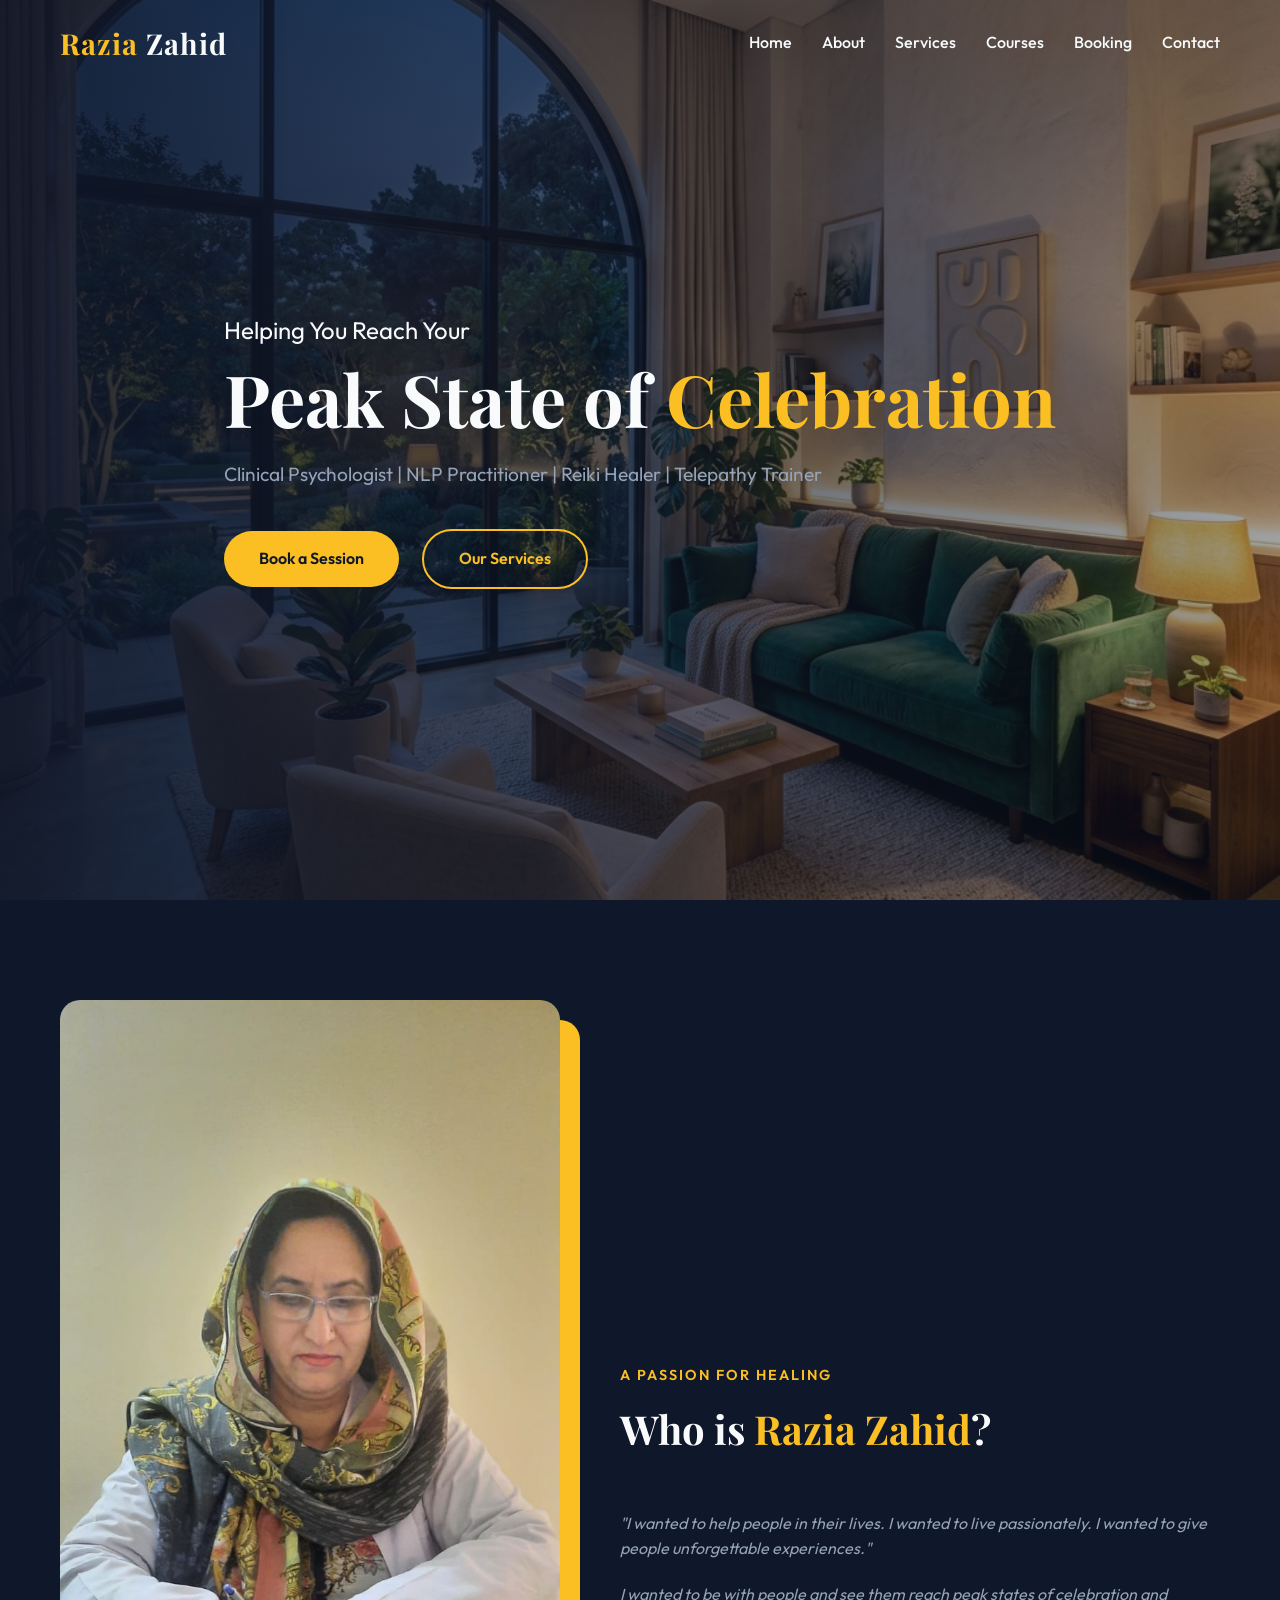
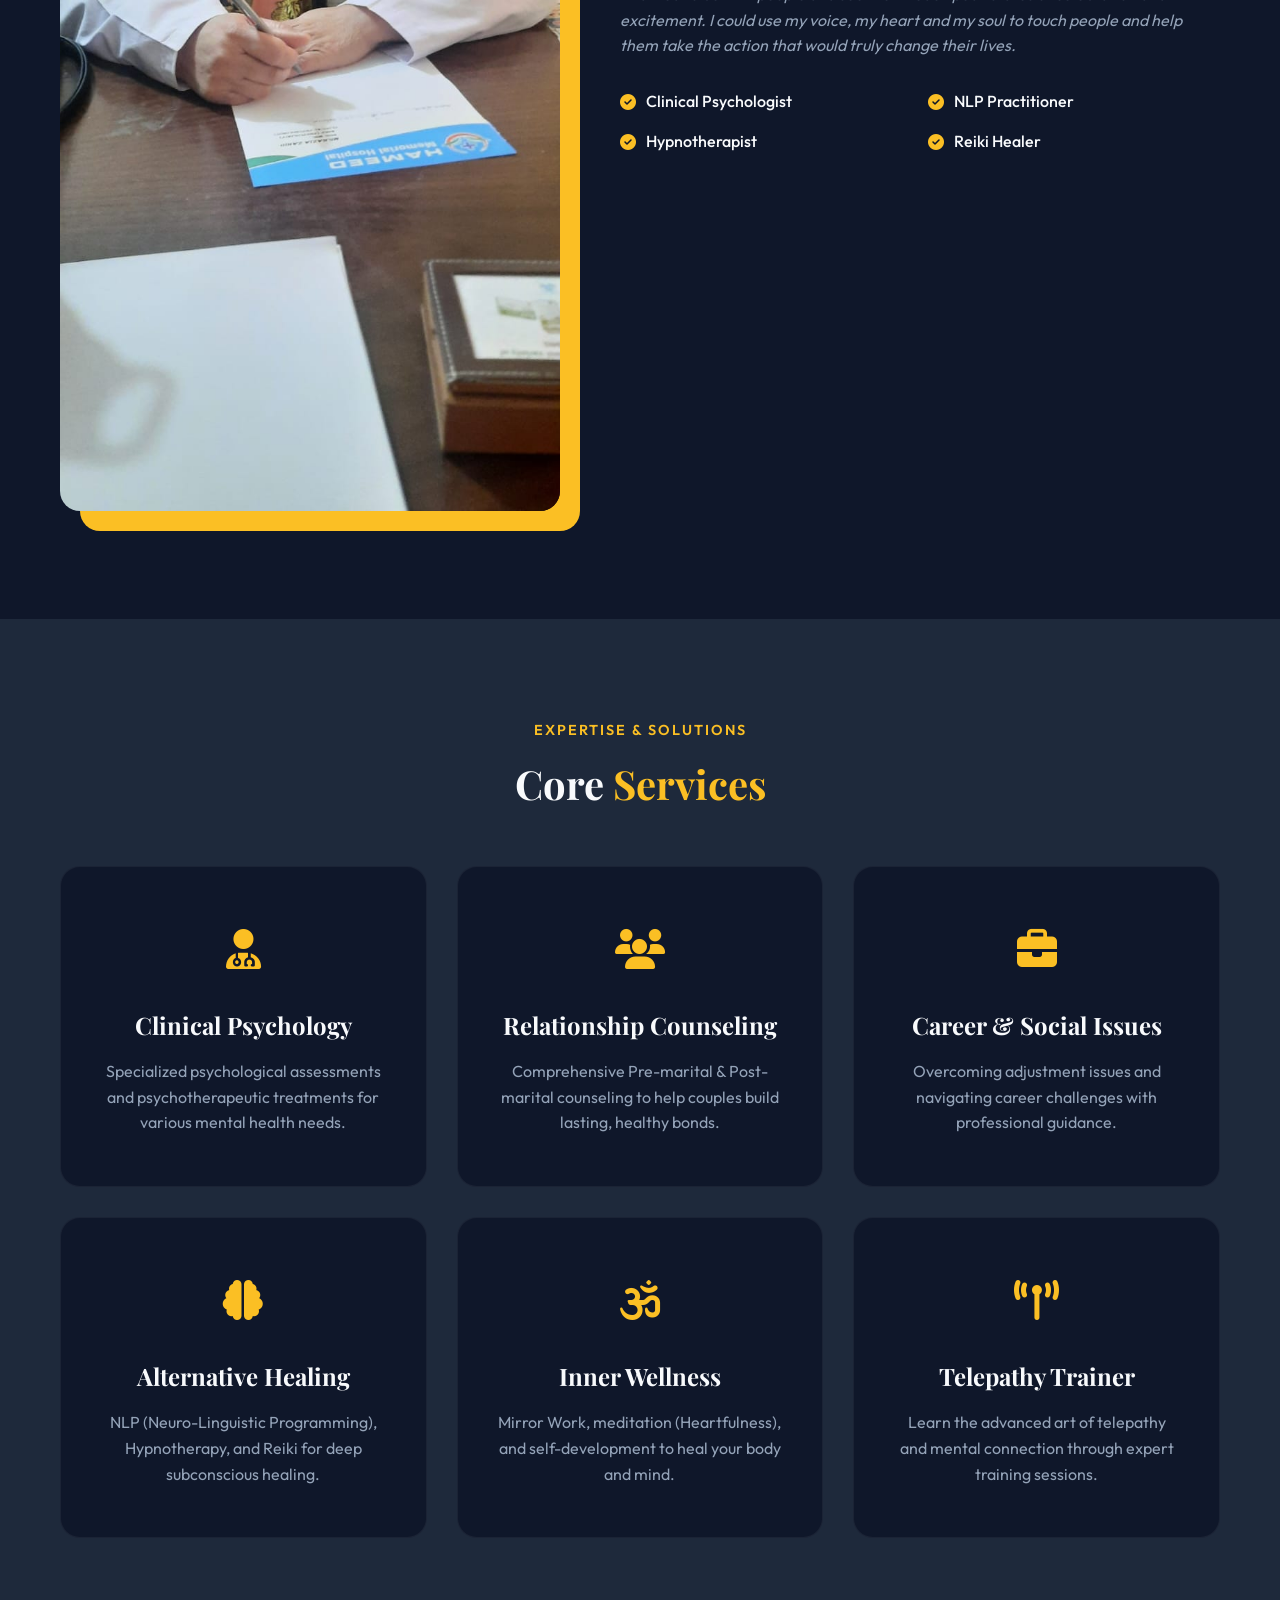
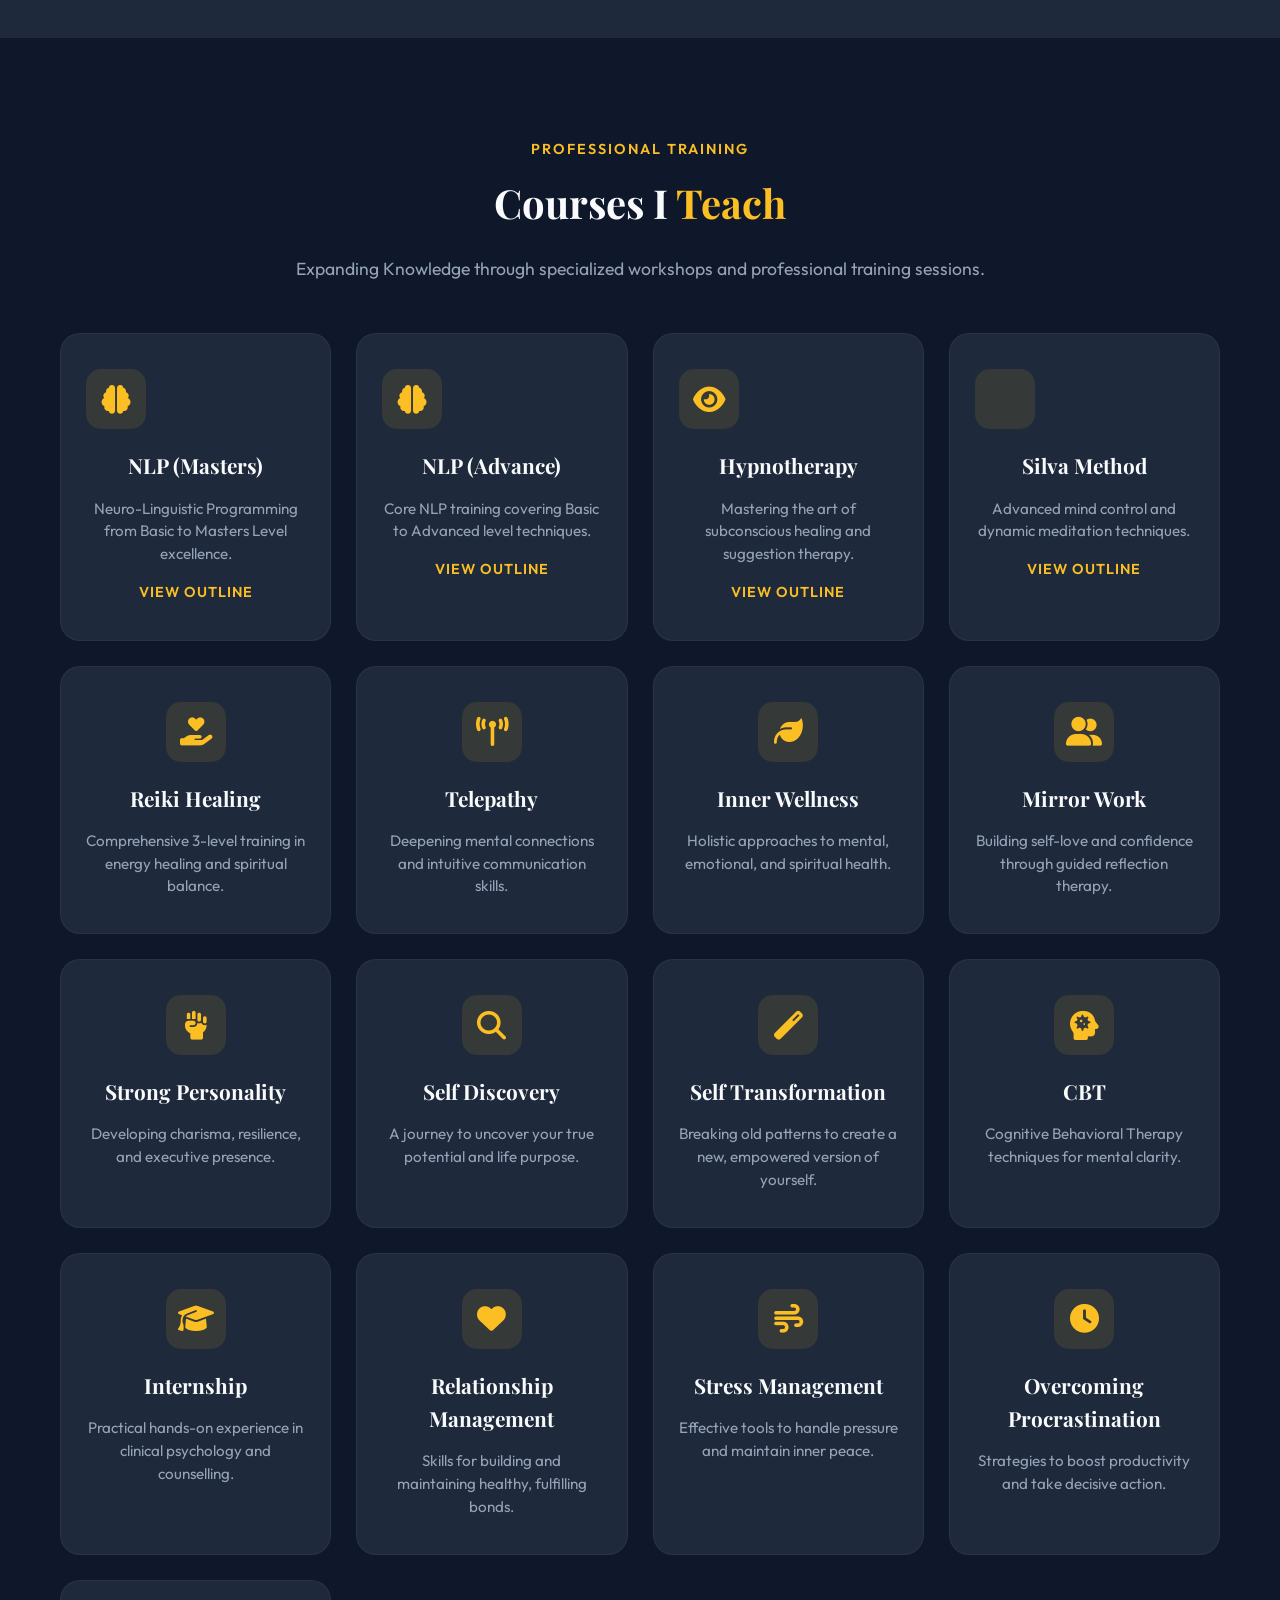
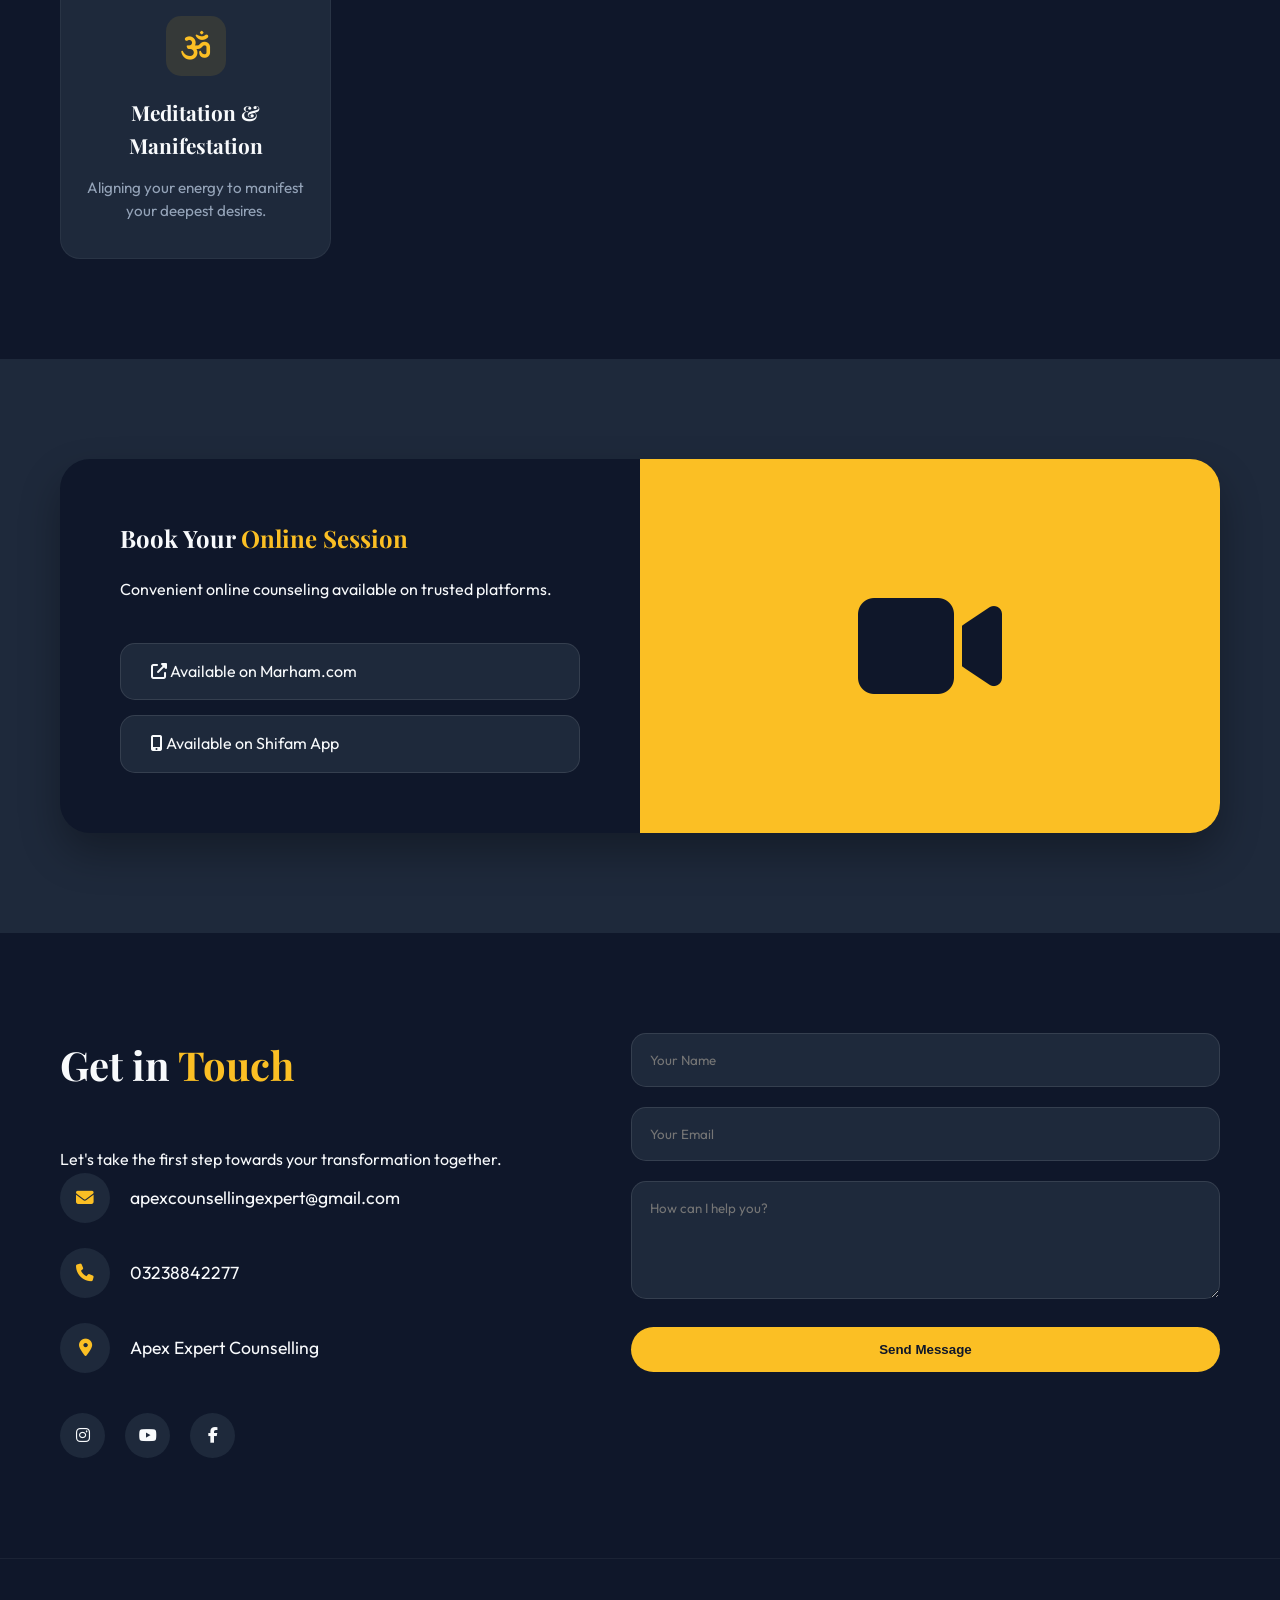
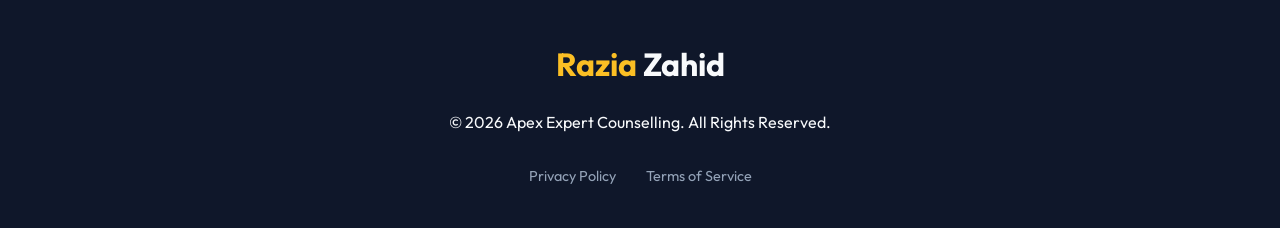
<file: index.html>
<!DOCTYPE html>
<html lang="en">
<head>
    <meta charset="UTF-8">
    <meta name="viewport" content="width=device-width, initial-scale=1.0">
    <title>Razia Zahid | Clinical Psychologist & Healer</title>
    <meta name="description" content="Professional Clinical Psychologist, NLP Practitioner, and Reiki Healer Razia Zahid. Offering counseling for relationship, career, and social issues.">
    <!-- Google Fonts -->
    <link rel="preconnect" href="https://fonts.googleapis.com">
    <link rel="preconnect" href="https://fonts.gstatic.com" crossorigin>
    <link href="https://fonts.googleapis.com/css2?family=Outfit:wght@300;400;600;700&family=Playfair+Display:wght@700&display=swap" rel="stylesheet">
    <!-- Font Awesome -->
    <link rel="stylesheet" href="https://cdnjs.cloudflare.com/ajax/libs/font-awesome/6.4.0/css/all.min.css">
    <link rel="stylesheet" href="style.css">
</head>
<body>
    <!-- Navbar -->
    <header class="navbar">
        <div class="container">
            <div class="logo">
                <span class="gold">Razia</span> Zahid
            </div>
            <nav>
                <ul class="nav-links">
                    <li><a href="#home">Home</a></li>
                    <li><a href="#about">About</a></li>
                    <li><a href="#services">Services</a></li>
                    <li><a href="#courses">Courses</a></li>
                    <li><a href="#booking">Booking</a></li>
                    <li><a href="#contact">Contact</a></li>
                </ul>
            </nav>
            <div class="menu-toggle">
                <i class="fas fa-bars"></i>
            </div>
        </div>
    </header>

    <main>
        <!-- Hero Section -->
        <section id="home" class="hero">
            <div class="hero-overlay"></div>
            <div class="container hero-content">
                <h2 class="fade-in">Helping You Reach Your</h2>
                <h1 class="fade-in delay-1">Peak State of <span class="gold">Celebration</span></h1>
                <p class="fade-in delay-2">Clinical Psychologist | NLP Practitioner | Reiki Healer | Telepathy Trainer</p>
                <div class="hero-btns fade-in delay-3">
                    <a href="#booking" class="btn btn-primary">Book a Session</a>
                    <a href="#services" class="btn btn-outline">Our Services</a>
                </div>
            </div>
        </section>

        <!-- About Section -->
        <section id="about" class="about section-padding">
            <div class="container">
                <div class="about-grid">
                    <div class="about-image reveal">
                        <img src="images/pp.jpg" alt="Razia Zahid">
                    </div>
                    <div class="about-text reveal">
                        <span class="section-subtitle">A Passion for Healing</span>
                        <h2 class="section-title">Who is <span class="gold">Razia Zahid</span>?</h2>
                        <div class="description-text">
                            <p>"I wanted to help people in their lives. I wanted to live passionately. I wanted to give people unforgettable experiences."</p>
                            <p>I wanted to be with people and see them reach peak states of celebration and excitement. I could use my voice, my heart and my soul to touch people and help them take the action that would truly change their lives.</p>
                        </div>
                        <ul class="about-badges">
                            <li><i class="fas fa-check-circle"></i> Clinical Psychologist</li>
                            <li><i class="fas fa-check-circle"></i> NLP Practitioner</li>
                            <li><i class="fas fa-check-circle"></i> Hypnotherapist</li>
                            <li><i class="fas fa-check-circle"></i> Reiki Healer</li>
                        </ul>
                    </div>
                </div>
            </div>
        </section>

        <!-- Services Section -->
        <section id="services" class="services section-padding secondary-bg">
            <div class="container text-center">
                <span class="section-subtitle">Expertise & Solutions</span>
                <h2 class="section-title">Core <span class="gold">Services</span></h2>
                
                <div class="services-grid">
                    <div class="service-card reveal">
                        <div class="icon-box"><i class="fas fa-user-md"></i></div>
                        <h3>Clinical Psychology</h3>
                        <p>Specialized psychological assessments and psychotherapeutic treatments for various mental health needs.</p>
                    </div>
                    <div class="service-card reveal">
                        <div class="icon-box"><i class="fas fa-users"></i></div>
                        <h3>Relationship Counseling</h3>
                        <p>Comprehensive Pre-marital & Post-marital counseling to help couples build lasting, healthy bonds.</p>
                    </div>
                    <div class="service-card reveal">
                        <div class="icon-box"><i class="fas fa-briefcase"></i></div>
                        <h3>Career & Social Issues</h3>
                        <p>Overcoming adjustment issues and navigating career challenges with professional guidance.</p>
                    </div>
                    <div class="service-card reveal">
                        <div class="icon-box"><i class="fas fa-brain"></i></div>
                        <h3>Alternative Healing</h3>
                        <p>NLP (Neuro-Linguistic Programming), Hypnotherapy, and Reiki for deep subconscious healing.</p>
                    </div>
                    <div class="service-card reveal">
                        <div class="icon-box"><i class="fas fa-om"></i></div>
                        <h3>Inner Wellness</h3>
                        <p>Mirror Work, meditation (Heartfulness), and self-development to heal your body and mind.</p>
                    </div>
                    <div class="service-card reveal">
                        <div class="icon-box"><i class="fas fa-broadcast-tower"></i></div>
                        <h3>Telepathy Trainer</h3>
                        <p>Learn the advanced art of telepathy and mental connection through expert training sessions.</p>
                    </div>
                </div>
            </div>
        </section>

        <!-- Courses Section -->
        <section id="courses" class="courses section-padding">
            <div class="container text-center">
                <span class="section-subtitle">Professional Training</span>
                <h2 class="section-title">Courses I <span class="gold">Teach</span></h2>
                <p class="section-lead reveal">Expanding Knowledge through specialized workshops and professional training sessions.</p>
                
                <div class="courses-grid">
                    <div class="course-card reveal">
                        <a href="nlp-masters-outline.html">
                            <div class="course-icon"><i class="fas fa-brain"></i></div>
                            <h3>NLP (Masters)</h3>
                            <p>Neuro-Linguistic Programming from Basic to Masters Level excellence.</p>
                            <span class="view-outline-link">View Outline</span>
                        </a>
                    </div>
                    <div class="course-card reveal">
                        <a href="nlp-advance-outline.html">
                            <div class="course-icon"><i class="fas fa-brain"></i></div>
                            <h3>NLP (Advance)</h3>
                            <p>Core NLP training covering Basic to Advanced level techniques.</p>
                            <span class="view-outline-link">View Outline</span>
                        </a>
                    </div>
                    <div class="course-card reveal">
                        <a href="hypnosis-outline.html">
                            <div class="course-icon"><i class="fas fa-eye"></i></div>
                            <h3>Hypnotherapy</h3>
                            <p>Mastering the art of subconscious healing and suggestion therapy.</p>
                            <span class="view-outline-link">View Outline</span>
                        </a>
                    </div>
                    <div class="course-card reveal">
                        <a href="silva-outline.html">
                            <div class="course-icon"><i class="fas fa-mind-share"></i></div>
                            <h3>Silva Method</h3>
                            <p>Advanced mind control and dynamic meditation techniques.</p>
                            <span class="view-outline-link">View Outline</span>
                        </a>
                    </div>
                    <div class="course-card reveal">
                        <div class="course-icon"><i class="fas fa-hand-holding-heart"></i></div>
                        <h3>Reiki Healing</h3>
                        <p>Comprehensive 3-level training in energy healing and spiritual balance.</p>
                    </div>
                    <div class="course-card reveal">
                        <div class="course-icon"><i class="fas fa-broadcast-tower"></i></div>
                        <h3>Telepathy</h3>
                        <p>Deepening mental connections and intuitive communication skills.</p>
                    </div>
                    <div class="course-card reveal">
                        <div class="course-icon"><i class="fas fa-leaf"></i></div>
                        <h3>Inner Wellness</h3>
                        <p>Holistic approaches to mental, emotional, and spiritual health.</p>
                    </div>
                    <div class="course-card reveal">
                        <div class="course-icon"><i class="fas fa-user-friends"></i></div>
                        <h3>Mirror Work</h3>
                        <p>Building self-love and confidence through guided reflection therapy.</p>
                    </div>
                    <div class="course-card reveal">
                        <div class="course-icon"><i class="fas fa-fist-raised"></i></div>
                        <h3>Strong Personality</h3>
                        <p>Developing charisma, resilience, and executive presence.</p>
                    </div>
                    <div class="course-card reveal">
                        <div class="course-icon"><i class="fas fa-search"></i></div>
                        <h3>Self Discovery</h3>
                        <p>A journey to uncover your true potential and life purpose.</p>
                    </div>
                    <div class="course-card reveal">
                        <div class="course-icon"><i class="fas fa-magic"></i></div>
                        <h3>Self Transformation</h3>
                        <p>Breaking old patterns to create a new, empowered version of yourself.</p>
                    </div>
                    <div class="course-card reveal">
                        <div class="course-icon"><i class="fas fa-head-side-virus"></i></div>
                        <h3>CBT</h3>
                        <p>Cognitive Behavioral Therapy techniques for mental clarity.</p>
                    </div>
                    <div class="course-card reveal">
                        <div class="course-icon"><i class="fas fa-graduation-cap"></i></div>
                        <h3>Internship</h3>
                        <p>Practical hands-on experience in clinical psychology and counselling.</p>
                    </div>
                    <div class="course-card reveal">
                        <div class="course-icon"><i class="fas fa-heart"></i></div>
                        <h3>Relationship Management</h3>
                        <p>Skills for building and maintaining healthy, fulfilling bonds.</p>
                    </div>
                    <div class="course-card reveal">
                        <div class="course-icon"><i class="fas fa-wind"></i></div>
                        <h3>Stress Management</h3>
                        <p>Effective tools to handle pressure and maintain inner peace.</p>
                    </div>
                    <div class="course-card reveal">
                        <div class="course-icon"><i class="fas fa-clock"></i></div>
                        <h3>Overcoming Procrastination</h3>
                        <p>Strategies to boost productivity and take decisive action.</p>
                    </div>
                    <div class="course-card reveal">
                        <div class="course-icon"><i class="fas fa-om"></i></div>
                        <h3>Meditation & Manifestation</h3>
                        <p>Aligning your energy to manifest your deepest desires.</p>
                    </div>
                </div>
            </div>
        </section>

        <!-- Booking Section -->
        <section id="booking" class="booking section-padding secondary-bg">
            <div class="container">
                <div class="booking-card reveal">
                    <div class="booking-info">
                        <h2>Book Your <span class="gold">Online Session</span></h2>
                        <p>Convenient online counseling available on trusted platforms.</p>
                        <div class="booking-platforms">
                            <a href="https://www.marham.pk" target="_blank" class="platform-btn">
                                <i class="fas fa-external-link-alt"></i> Available on Marham.com
                            </a>
                            <a href="https://www.shifam.com" target="_blank" class="platform-btn">
                                <i class="fas fa-mobile-alt"></i> Available on Shifam App
                            </a>
                        </div>
                    </div>
                    <div class="booking-image">
                        <i class="fas fa-video"></i>
                    </div>
                </div>
            </div>
        </section>

        <!-- Contact Section -->
        <section id="contact" class="contact section-padding">
            <div class="container">
                <div class="contact-grid">
                    <div class="contact-info reveal">
                        <h2 class="section-title">Get in <span class="gold">Touch</span></h2>
                        <p>Let's take the first step towards your transformation together.</p>
                        
                        <div class="contact-links">
                            <div class="contact-item">
                                <i class="fas fa-envelope"></i>
                                <span>apexcounsellingexpert@gmail.com</span>
                            </div>
                            <div class="contact-item">
                                <i class="fas fa-phone"></i>
                                <span>03238842277</span>
                            </div>
                            <div class="contact-item">
                                <i class="fas fa-map-marker-alt"></i>
                                <span>Apex Expert Counselling</span>
                            </div>
                        </div>

                        <div class="social-links">
                            <a href="https://instagram.com/Razia_zahid123" target="_blank"><i class="fab fa-instagram"></i></a>
                            <a href="https://youtube.com/RaziaZahid" target="_blank"><i class="fab fa-youtube"></i></a>
                            <a href="https://facebook.com/ApexExpertCounselling" target="_blank"><i class="fab fa-facebook-f"></i></a>
                        </div>
                    </div>
                    
                    <div class="contact-form-container reveal">
                        <form id="contact-form">
                            <div class="form-group">
                                <input type="text" id="name" placeholder="Your Name" required>
                            </div>
                            <div class="form-group">
                                <input type="email" id="email" placeholder="Your Email" required>
                            </div>
                            <div class="form-group">
                                <textarea id="message" rows="5" placeholder="How can I help you?" required></textarea>
                            </div>
                            <button type="submit" class="btn btn-primary w-100">Send Message</button>
                        </form>
                    </div>
                </div>
            </div>
        </section>
    </main>

    <!-- Footer -->
    <footer class="footer">
        <div class="container text-center">
            <div class="footer-logo"><span class="gold">Razia</span> Zahid</div>
            <p>&copy; 2026 Apex Expert Counselling. All Rights Reserved.</p>
            <div class="footer-bottom-links">
                <a href="#">Privacy Policy</a>
                <a href="#">Terms of Service</a>
            </div>
        </div>
    </footer>

    <script src="script.js"></script>
</body>
</html>
</file>
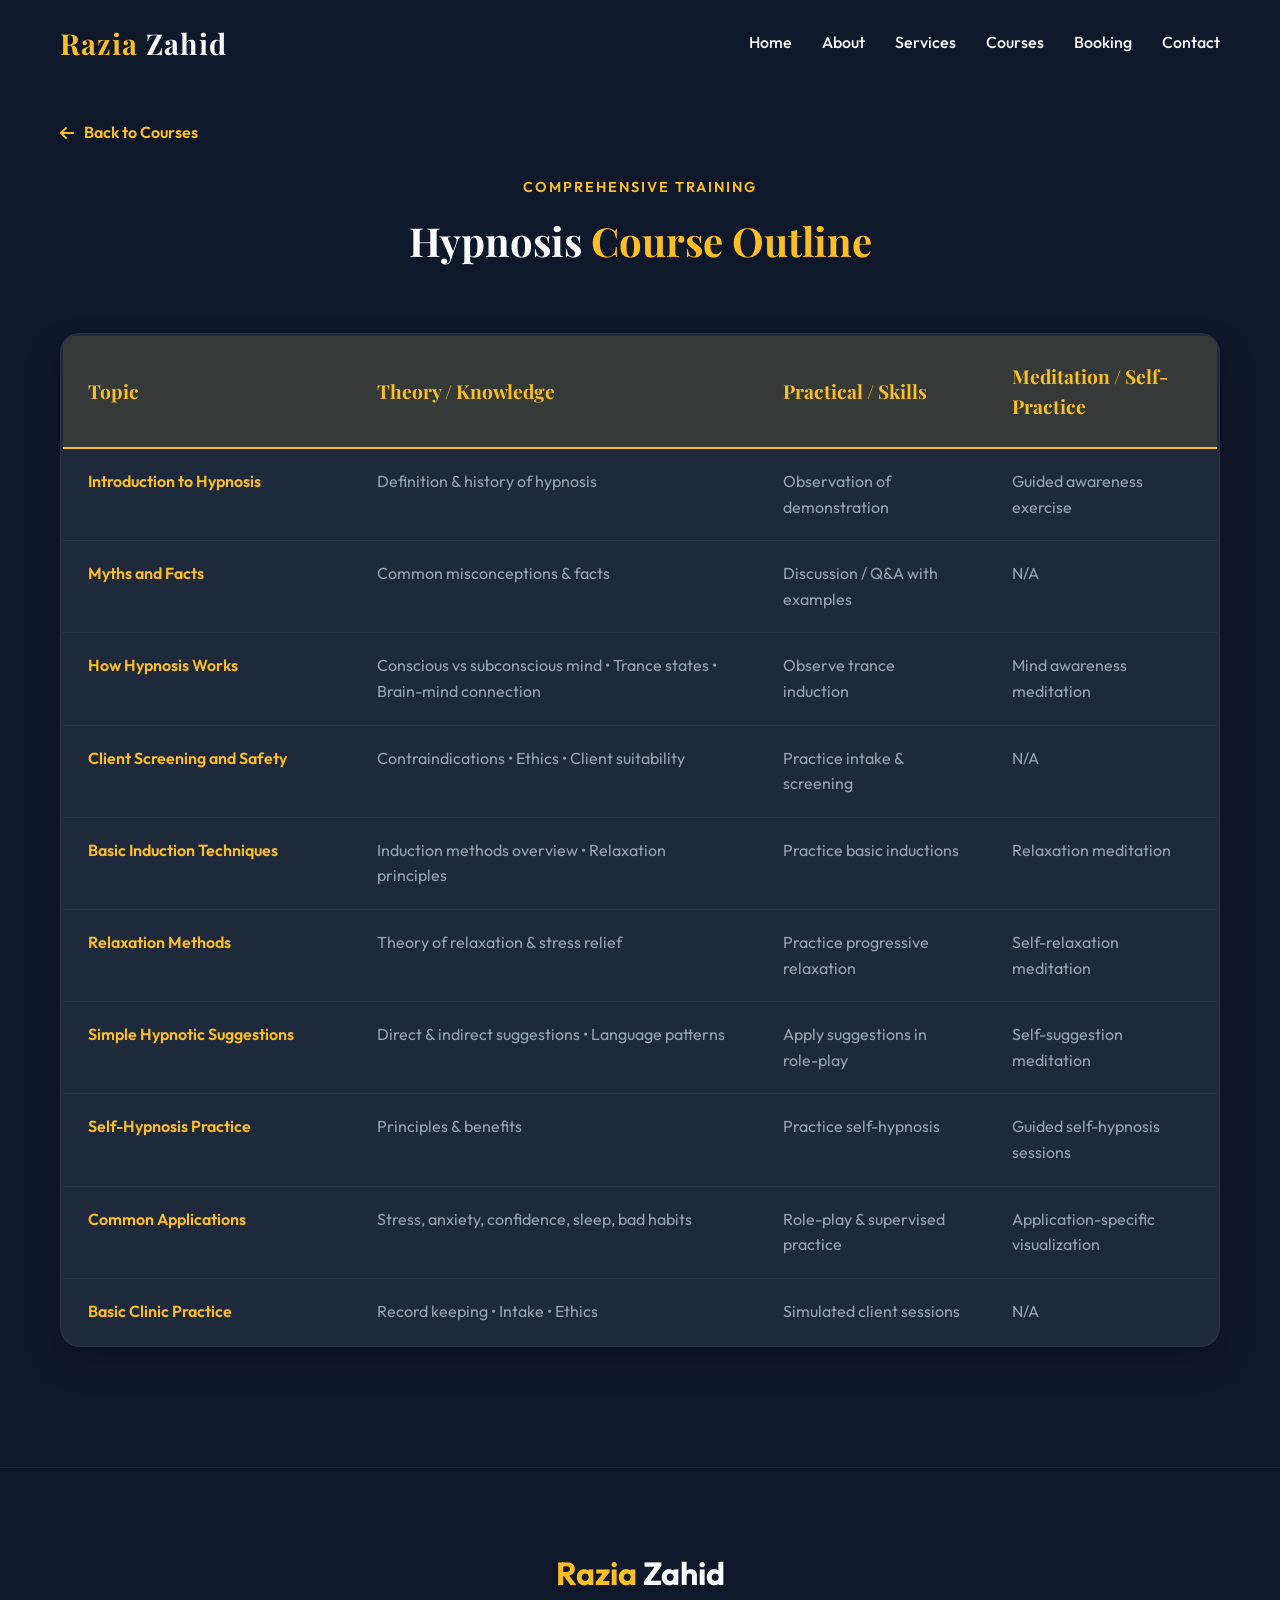
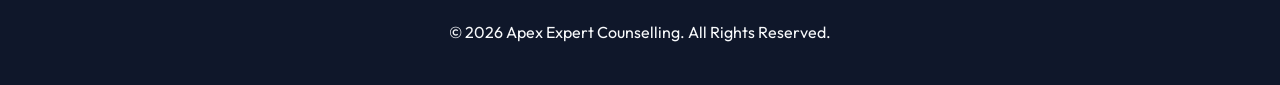
<file: hypnosis-outline.html>
<!DOCTYPE html>
<html lang="en">
<head>
    <meta charset="UTF-8">
    <meta name="viewport" content="width=device-width, initial-scale=1.0">
    <title>Hypnosis Course Outline | Razia Zahid</title>
    <link rel="preconnect" href="https://fonts.googleapis.com">
    <link rel="preconnect" href="https://fonts.gstatic.com" crossorigin>
    <link href="https://fonts.googleapis.com/css2?family=Outfit:wght@300;400;600;700&family=Playfair+Display:wght@700&display=swap" rel="stylesheet">
    <link rel="stylesheet" href="https://cdnjs.cloudflare.com/ajax/libs/font-awesome/6.4.0/css/all.min.css">
    <link rel="stylesheet" href="style.css">
</head>
<body>
    <!-- Navbar -->
    <header class="navbar scrolled">
        <div class="container">
            <div class="logo">
                <a href="index.html" style="text-decoration: none; color: inherit;"><span class="gold">Razia</span> Zahid</a>
            </div>
            <nav>
                <ul class="nav-links">
                    <li><a href="index.html#home">Home</a></li>
                    <li><a href="index.html#about">About</a></li>
                    <li><a href="index.html#services">Services</a></li>
                    <li><a href="index.html#courses">Courses</a></li>
                    <li><a href="index.html#booking">Booking</a></li>
                    <li><a href="index.html#contact">Contact</a></li>
                </ul>
            </nav>
        </div>
    </header>

    <main class="outline-page">
        <div class="container">
            <a href="index.html#courses" class="back-btn"><i class="fas fa-arrow-left"></i> Back to Courses</a>
            
            <div class="outline-header text-center">
                <span class="section-subtitle">Comprehensive Training</span>
                <h2 class="section-title">Hypnosis <span class="gold">Course Outline</span></h2>
            </div>

            <div class="table-container reveal active">
                <table class="outline-table">
                    <thead>
                        <tr>
                            <th>Topic</th>
                            <th>Theory / Knowledge</th>
                            <th>Practical / Skills</th>
                            <th>Meditation / Self-Practice</th>
                        </tr>
                    </thead>
                    <tbody>
                        <tr>
                            <td class="topic-cell">Introduction to Hypnosis</td>
                            <td>Definition & history of hypnosis</td>
                            <td>Observation of demonstration</td>
                            <td>Guided awareness exercise</td>
                        </tr>
                        <tr>
                            <td class="topic-cell">Myths and Facts</td>
                            <td>Common misconceptions & facts</td>
                            <td>Discussion / Q&A with examples</td>
                            <td>N/A</td>
                        </tr>
                        <tr>
                            <td class="topic-cell">How Hypnosis Works</td>
                            <td>Conscious vs subconscious mind • Trance states • Brain-mind connection</td>
                            <td>Observe trance induction</td>
                            <td>Mind awareness meditation</td>
                        </tr>
                        <tr>
                            <td class="topic-cell">Client Screening and Safety</td>
                            <td>Contraindications • Ethics • Client suitability</td>
                            <td>Practice intake & screening</td>
                            <td>N/A</td>
                        </tr>
                        <tr>
                            <td class="topic-cell">Basic Induction Techniques</td>
                            <td>Induction methods overview • Relaxation principles</td>
                            <td>Practice basic inductions</td>
                            <td>Relaxation meditation</td>
                        </tr>
                        <tr>
                            <td class="topic-cell">Relaxation Methods</td>
                            <td>Theory of relaxation & stress relief</td>
                            <td>Practice progressive relaxation</td>
                            <td>Self-relaxation meditation</td>
                        </tr>
                        <tr>
                            <td class="topic-cell">Simple Hypnotic Suggestions</td>
                            <td>Direct & indirect suggestions • Language patterns</td>
                            <td>Apply suggestions in role-play</td>
                            <td>Self-suggestion meditation</td>
                        </tr>
                        <tr>
                            <td class="topic-cell">Self-Hypnosis Practice</td>
                            <td>Principles & benefits</td>
                            <td>Practice self-hypnosis</td>
                            <td>Guided self-hypnosis sessions</td>
                        </tr>
                        <tr>
                            <td class="topic-cell">Common Applications</td>
                            <td>Stress, anxiety, confidence, sleep, bad habits</td>
                            <td>Role-play & supervised practice</td>
                            <td>Application-specific visualization</td>
                        </tr>
                        <tr>
                            <td class="topic-cell">Basic Clinic Practice</td>
                            <td>Record keeping • Intake • Ethics</td>
                            <td>Simulated client sessions</td>
                            <td>N/A</td>
                        </tr>
                    </tbody>
                </table>
            </div>
        </div>
    </main>

    <!-- Footer -->
    <footer class="footer">
        <div class="container text-center">
            <div class="footer-logo"><span class="gold">Razia</span> Zahid</div>
            <p>&copy; 2026 Apex Expert Counselling. All Rights Reserved.</p>
        </div>
    </footer>

    <script src="script.js"></script>
</body>
</html>
</file>
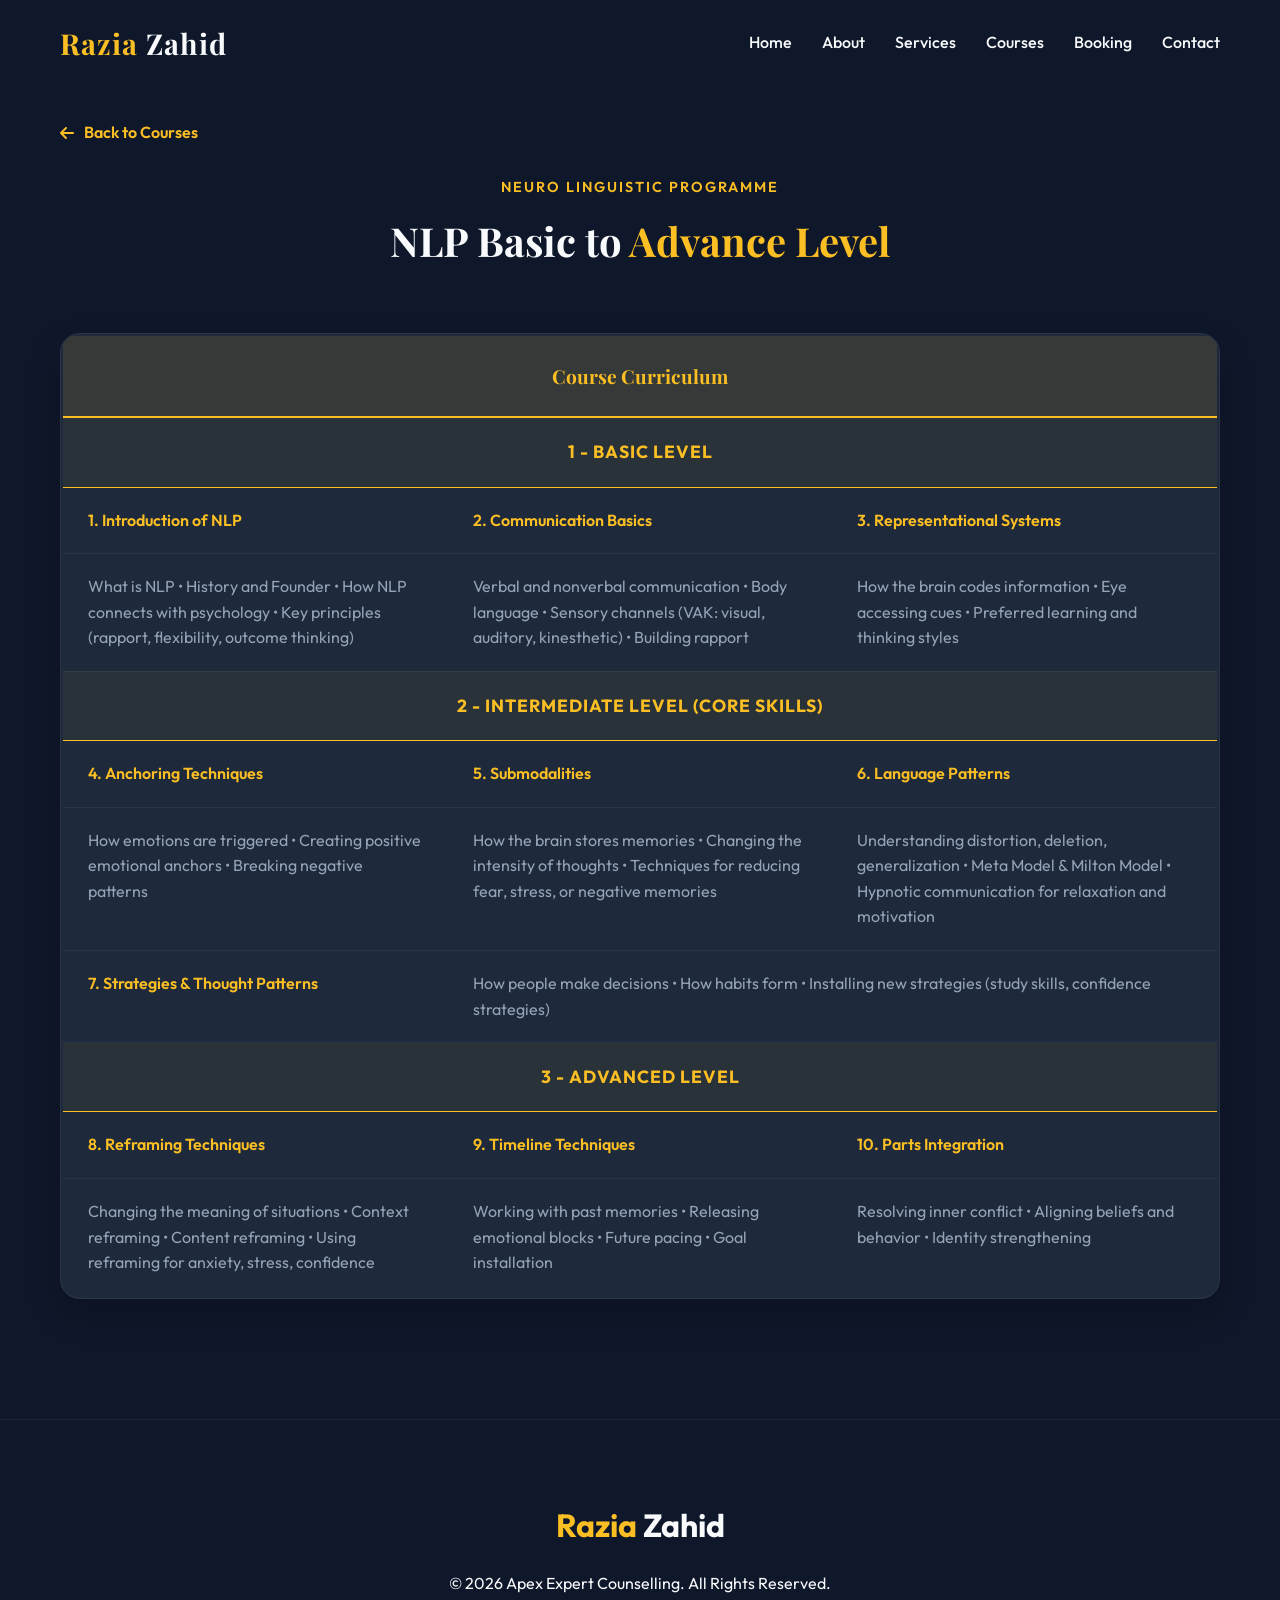
<file: nlp-advance-outline.html>
<!DOCTYPE html>
<html lang="en">
<head>
    <meta charset="UTF-8">
    <meta name="viewport" content="width=device-width, initial-scale=1.0">
    <title>NLP (Basic to Advance) Outline | Razia Zahid</title>
    <link rel="preconnect" href="https://fonts.googleapis.com">
    <link rel="preconnect" href="https://fonts.gstatic.com" crossorigin>
    <link href="https://fonts.googleapis.com/css2?family=Outfit:wght@300;400;600;700&family=Playfair+Display:wght@700&display=swap" rel="stylesheet">
    <link rel="stylesheet" href="https://cdnjs.cloudflare.com/ajax/libs/font-awesome/6.4.0/css/all.min.css">
    <link rel="stylesheet" href="style.css">
</head>
<body>
    <header class="navbar scrolled">
        <div class="container">
            <div class="logo">
                <a href="index.html" style="text-decoration: none; color: inherit;"><span class="gold">Razia</span> Zahid</a>
            </div>
            <nav>
                <ul class="nav-links">
                    <li><a href="index.html#home">Home</a></li>
                    <li><a href="index.html#about">About</a></li>
                    <li><a href="index.html#services">Services</a></li>
                    <li><a href="index.html#courses">Courses</a></li>
                    <li><a href="index.html#booking">Booking</a></li>
                    <li><a href="index.html#contact">Contact</a></li>
                </ul>
            </nav>
        </div>
    </header>

    <main class="outline-page">
        <div class="container">
            <a href="index.html#courses" class="back-btn"><i class="fas fa-arrow-left"></i> Back to Courses</a>
            
            <div class="outline-header text-center">
                <span class="section-subtitle">Neuro Linguistic Programme</span>
                <h2 class="section-title">NLP Basic to <span class="gold">Advance Level</span></h2>
            </div>

            <div class="table-container reveal active">
                <table class="outline-table">
                    <thead>
                        <tr>
                            <th colspan="3" style="text-align: center;">Course Curriculum</th>
                        </tr>
                    </thead>
                    <tbody>
                        <tr class="level-row">
                            <td colspan="3">1 - BASIC LEVEL</td>
                        </tr>
                        <tr>
                            <td class="topic-cell">1. Introduction of NLP</td>
                            <td class="topic-cell">2. Communication Basics</td>
                            <td class="topic-cell">3. Representational Systems</td>
                        </tr>
                        <tr>
                            <td>What is NLP • History and Founder • How NLP connects with psychology • Key principles (rapport, flexibility, outcome thinking)</td>
                            <td>Verbal and nonverbal communication • Body language • Sensory channels (VAK: visual, auditory, kinesthetic) • Building rapport</td>
                            <td>How the brain codes information • Eye accessing cues • Preferred learning and thinking styles</td>
                        </tr>
                        
                        <tr class="level-row">
                            <td colspan="3">2 - INTERMEDIATE LEVEL (Core Skills)</td>
                        </tr>
                        <tr>
                            <td class="topic-cell">4. Anchoring Techniques</td>
                            <td class="topic-cell">5. Submodalities</td>
                            <td class="topic-cell">6. Language Patterns</td>
                        </tr>
                        <tr>
                            <td>How emotions are triggered • Creating positive emotional anchors • Breaking negative patterns</td>
                            <td>How the brain stores memories • Changing the intensity of thoughts • Techniques for reducing fear, stress, or negative memories</td>
                            <td>Understanding distortion, deletion, generalization • Meta Model & Milton Model • Hypnotic communication for relaxation and motivation</td>
                        </tr>
                        <tr>
                            <td class="topic-cell">7. Strategies & Thought Patterns</td>
                            <td colspan="2">How people make decisions • How habits form • Installing new strategies (study skills, confidence strategies)</td>
                        </tr>

                        <tr class="level-row">
                            <td colspan="3">3 - ADVANCED LEVEL</td>
                        </tr>
                        <tr>
                            <td class="topic-cell">8. Reframing Techniques</td>
                            <td class="topic-cell">9. Timeline Techniques</td>
                            <td class="topic-cell">10. Parts Integration</td>
                        </tr>
                        <tr>
                            <td>Changing the meaning of situations • Context reframing • Content reframing • Using reframing for anxiety, stress, confidence</td>
                            <td>Working with past memories • Releasing emotional blocks • Future pacing • Goal installation</td>
                            <td>Resolving inner conflict • Aligning beliefs and behavior • Identity strengthening</td>
                        </tr>
                    </tbody>
                </table>
            </div>
        </div>
    </main>

    <footer class="footer">
        <div class="container text-center">
            <div class="footer-logo"><span class="gold">Razia</span> Zahid</div>
            <p>&copy; 2026 Apex Expert Counselling. All Rights Reserved.</p>
        </div>
    </footer>

    <script src="script.js"></script>
</body>
</html>
</file>
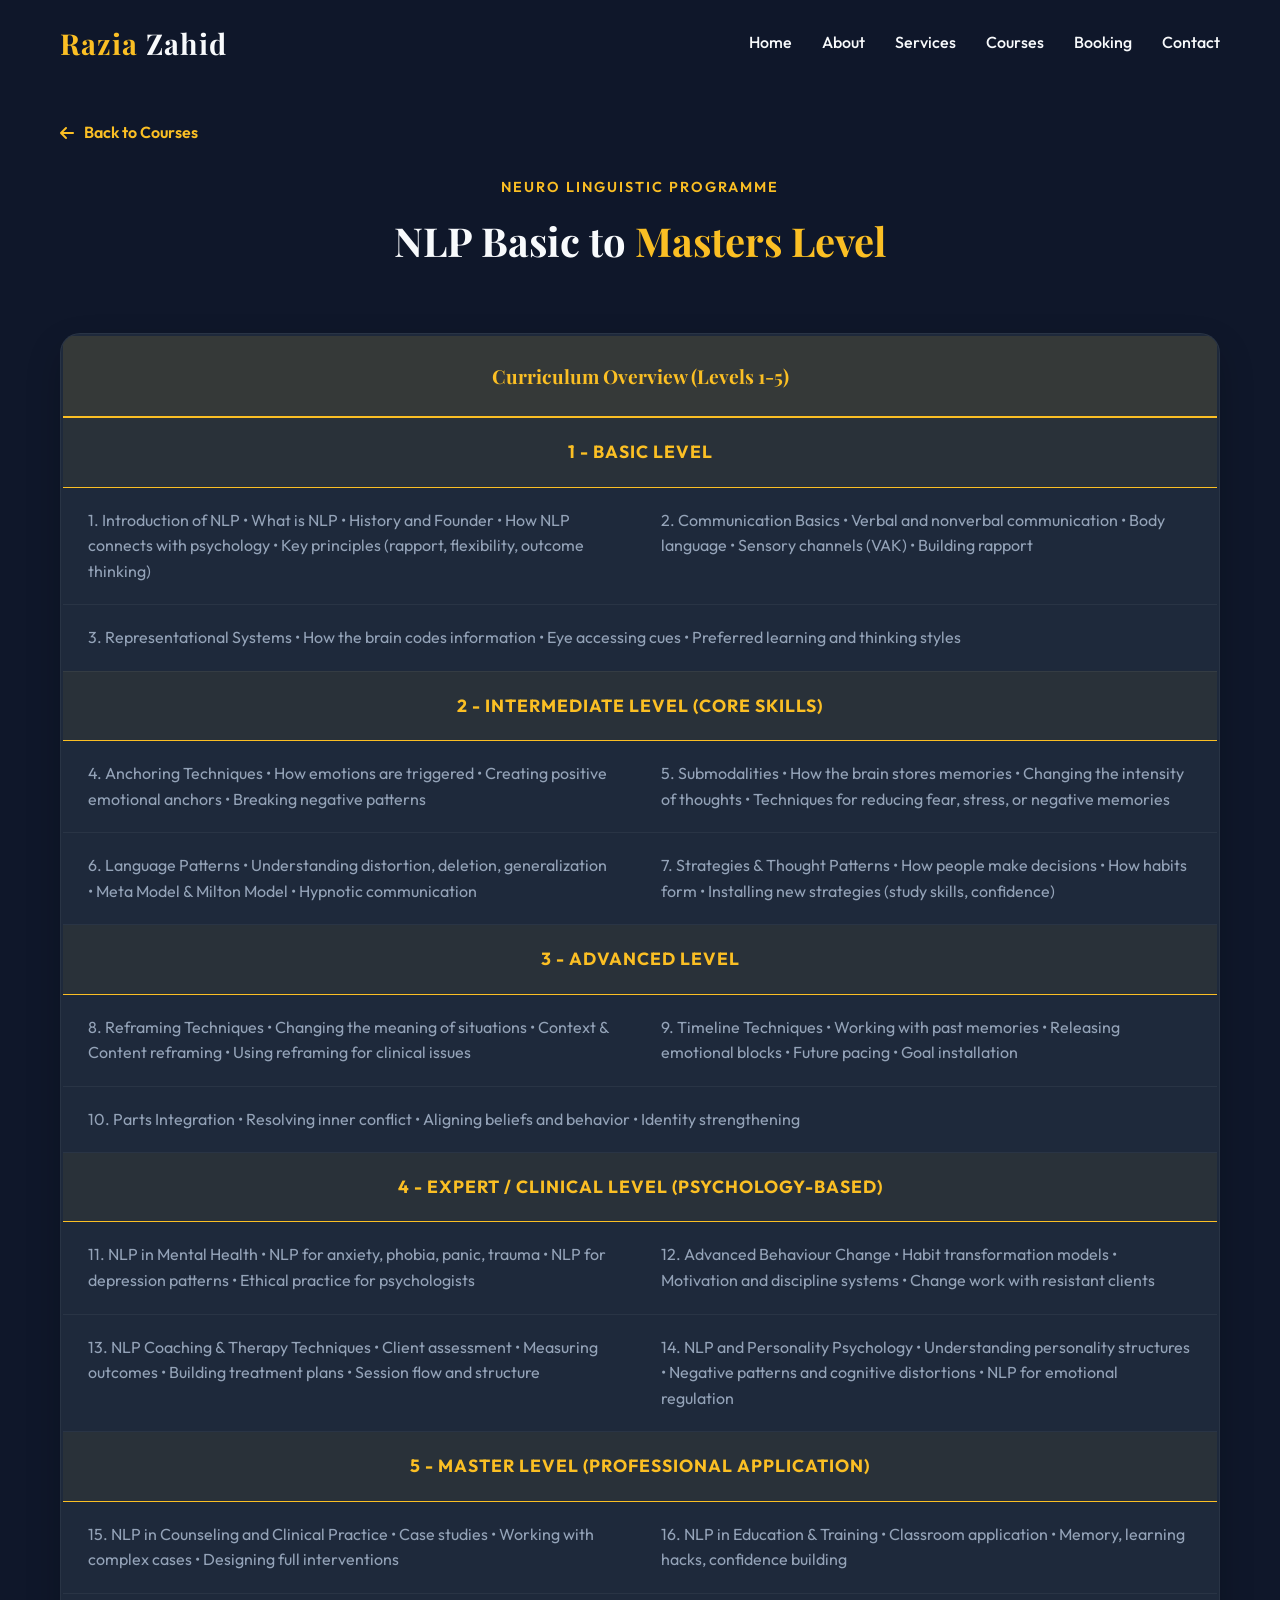
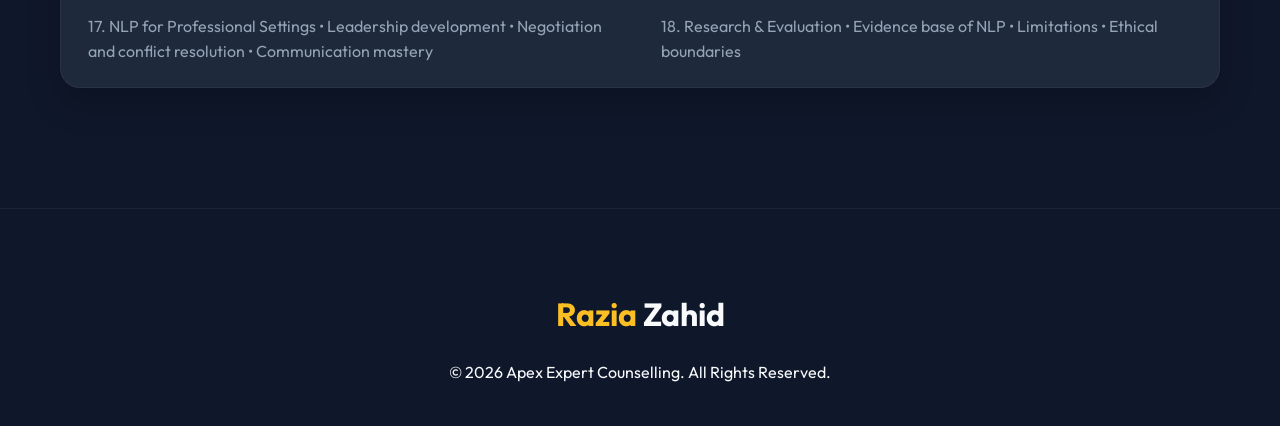
<file: nlp-masters-outline.html>
<!DOCTYPE html>
<html lang="en">
<head>
    <meta charset="UTF-8">
    <meta name="viewport" content="width=device-width, initial-scale=1.0">
    <title>NLP (Basic to Masters) Outline | Razia Zahid</title>
    <link rel="preconnect" href="https://fonts.googleapis.com">
    <link rel="preconnect" href="https://fonts.gstatic.com" crossorigin>
    <link href="https://fonts.googleapis.com/css2?family=Outfit:wght@300;400;600;700&family=Playfair+Display:wght@700&display=swap" rel="stylesheet">
    <link rel="stylesheet" href="https://cdnjs.cloudflare.com/ajax/libs/font-awesome/6.4.0/css/all.min.css">
    <link rel="stylesheet" href="style.css">
</head>
<body>
    <header class="navbar scrolled">
        <div class="container">
            <div class="logo">
                <a href="index.html" style="text-decoration: none; color: inherit;"><span class="gold">Razia</span> Zahid</a>
            </div>
            <nav>
                <ul class="nav-links">
                    <li><a href="index.html#home">Home</a></li>
                    <li><a href="index.html#about">About</a></li>
                    <li><a href="index.html#services">Services</a></li>
                    <li><a href="index.html#courses">Courses</a></li>
                    <li><a href="index.html#booking">Booking</a></li>
                    <li><a href="index.html#contact">Contact</a></li>
                </ul>
            </nav>
        </div>
    </header>

    <main class="outline-page">
        <div class="container">
            <a href="index.html#courses" class="back-btn"><i class="fas fa-arrow-left"></i> Back to Courses</a>
            
            <div class="outline-header text-center">
                <span class="section-subtitle">Neuro Linguistic Programme</span>
                <h2 class="section-title">NLP Basic to <span class="gold">Masters Level</span></h2>
            </div>

            <div class="table-container reveal active">
                <table class="outline-table">
                    <thead>
                        <tr>
                            <th colspan="2" style="text-align: center;">Curriculum Overview (Levels 1-5)</th>
                        </tr>
                    </thead>
                    <tbody>
                        <tr class="level-row"><td colspan="2">1 - BASIC LEVEL</td></tr>
                        <tr><td>1. Introduction of NLP • What is NLP • History and Founder • How NLP connects with psychology • Key principles (rapport, flexibility, outcome thinking)</td><td>2. Communication Basics • Verbal and nonverbal communication • Body language • Sensory channels (VAK) • Building rapport</td></tr>
                        <tr><td colspan="2">3. Representational Systems • How the brain codes information • Eye accessing cues • Preferred learning and thinking styles</td></tr>

                        <tr class="level-row"><td colspan="2">2 - INTERMEDIATE LEVEL (Core Skills)</td></tr>
                        <tr><td>4. Anchoring Techniques • How emotions are triggered • Creating positive emotional anchors • Breaking negative patterns</td><td>5. Submodalities • How the brain stores memories • Changing the intensity of thoughts • Techniques for reducing fear, stress, or negative memories</td></tr>
                        <tr><td>6. Language Patterns • Understanding distortion, deletion, generalization • Meta Model & Milton Model • Hypnotic communication</td><td>7. Strategies & Thought Patterns • How people make decisions • How habits form • Installing new strategies (study skills, confidence)</td></tr>

                        <tr class="level-row"><td colspan="2">3 - ADVANCED LEVEL</td></tr>
                        <tr><td>8. Reframing Techniques • Changing the meaning of situations • Context & Content reframing • Using reframing for clinical issues</td><td>9. Timeline Techniques • Working with past memories • Releasing emotional blocks • Future pacing • Goal installation</td></tr>
                        <tr><td colspan="2">10. Parts Integration • Resolving inner conflict • Aligning beliefs and behavior • Identity strengthening</td></tr>

                        <tr class="level-row"><td colspan="2">4 - EXPERT / CLINICAL LEVEL (Psychology-Based)</td></tr>
                        <tr><td>11. NLP in Mental Health • NLP for anxiety, phobia, panic, trauma • NLP for depression patterns • Ethical practice for psychologists</td><td>12. Advanced Behaviour Change • Habit transformation models • Motivation and discipline systems • Change work with resistant clients</td></tr>
                        <tr><td>13. NLP Coaching & Therapy Techniques • Client assessment • Measuring outcomes • Building treatment plans • Session flow and structure</td><td>14. NLP and Personality Psychology • Understanding personality structures • Negative patterns and cognitive distortions • NLP for emotional regulation</td></tr>

                        <tr class="level-row"><td colspan="2">5 - MASTER LEVEL (Professional Application)</td></tr>
                        <tr><td>15. NLP in Counseling and Clinical Practice • Case studies • Working with complex cases • Designing full interventions</td><td>16. NLP in Education & Training • Classroom application • Memory, learning hacks, confidence building</td></tr>
                        <tr><td>17. NLP for Professional Settings • Leadership development • Negotiation and conflict resolution • Communication mastery</td><td>18. Research & Evaluation • Evidence base of NLP • Limitations • Ethical boundaries</td></tr>
                    </tbody>
                </table>
            </div>
        </div>
    </main>

    <footer class="footer">
        <div class="container text-center">
            <div class="footer-logo"><span class="gold">Razia</span> Zahid</div>
            <p>&copy; 2026 Apex Expert Counselling. All Rights Reserved.</p>
        </div>
    </footer>

    <script src="script.js"></script>
</body>
</html>
</file>
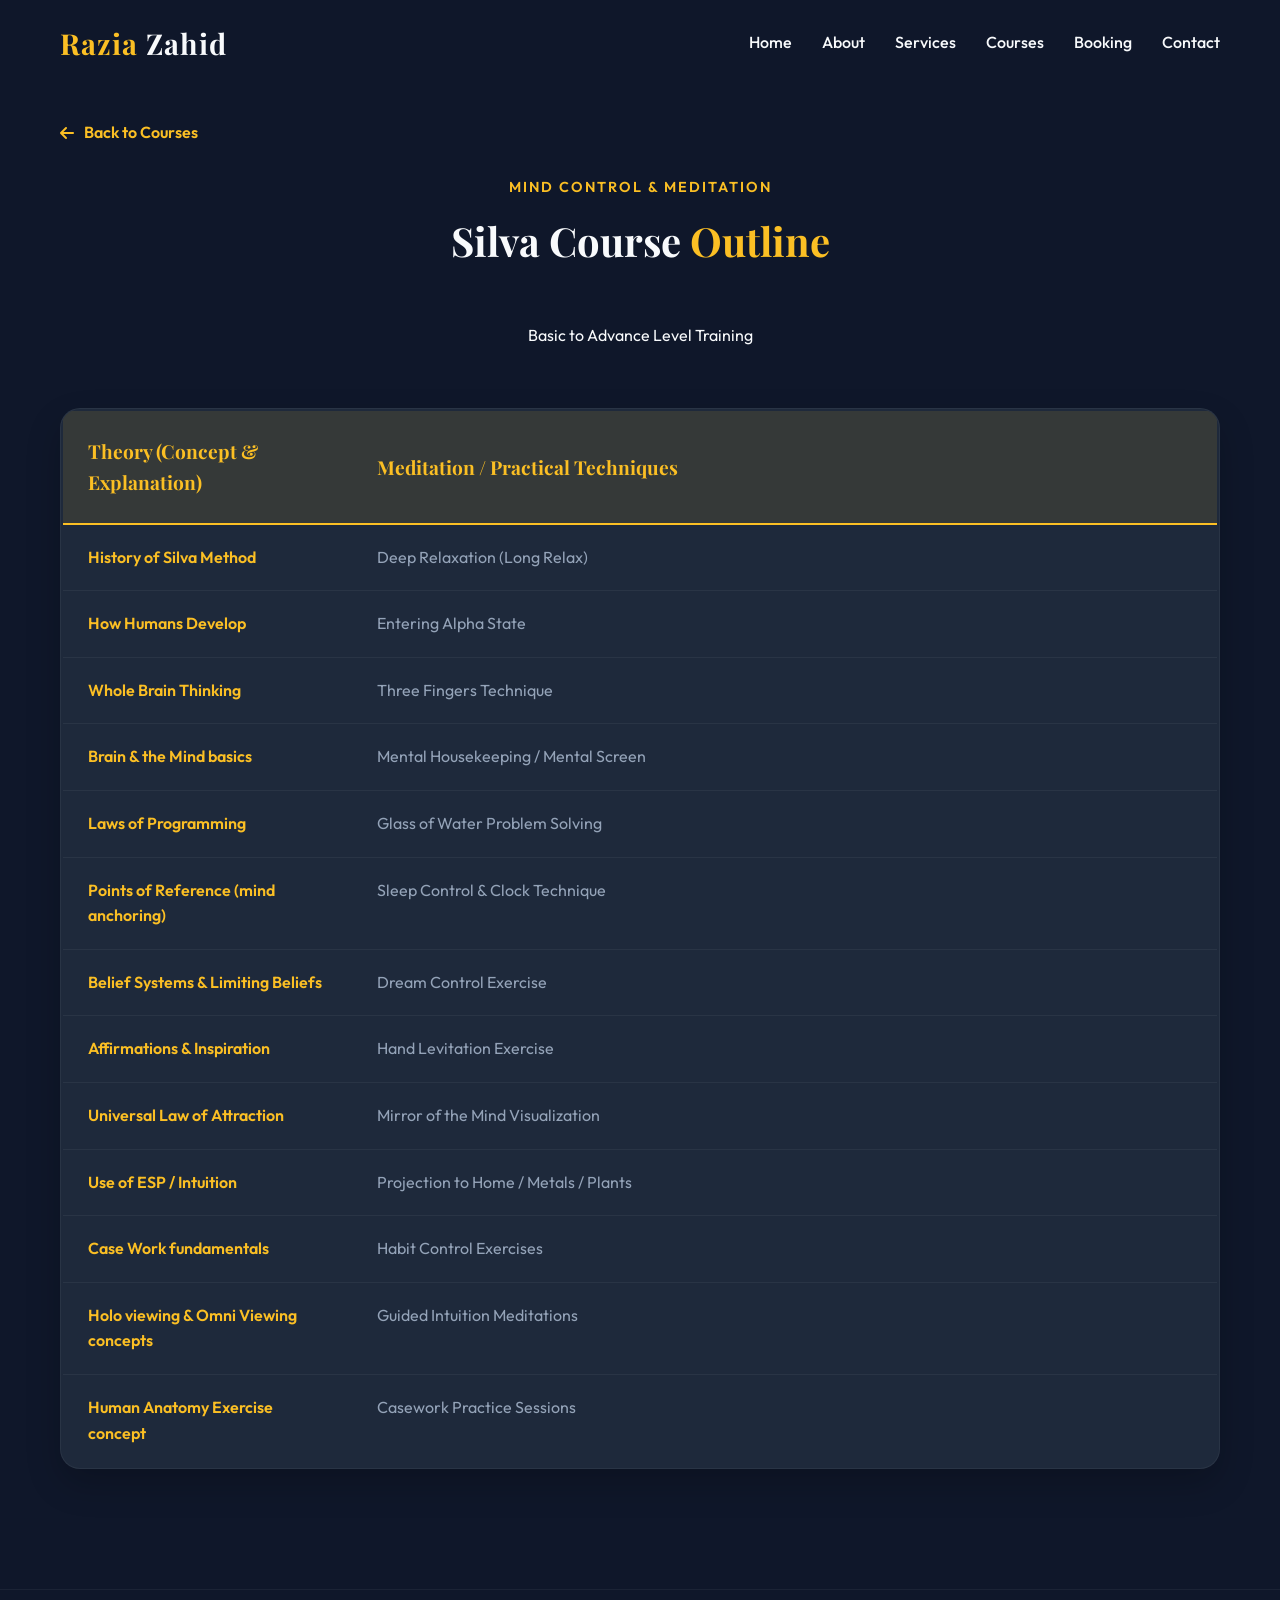
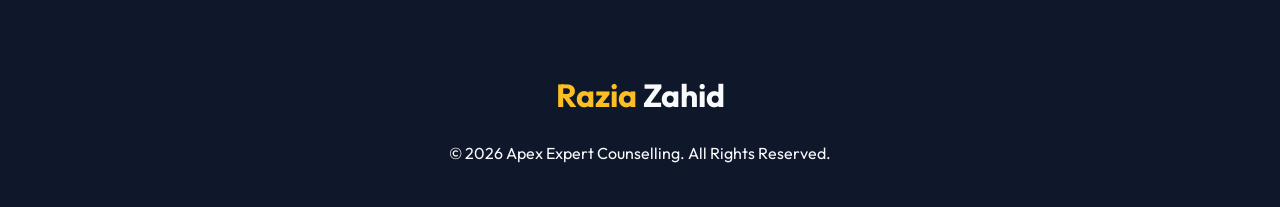
<file: silva-outline.html>
<!DOCTYPE html>
<html lang="en">
<head>
    <meta charset="UTF-8">
    <meta name="viewport" content="width=device-width, initial-scale=1.0">
    <title>Silva Method Course Outline | Razia Zahid</title>
    <link rel="preconnect" href="https://fonts.googleapis.com">
    <link rel="preconnect" href="https://fonts.gstatic.com" crossorigin>
    <link href="https://fonts.googleapis.com/css2?family=Outfit:wght@300;400;600;700&family=Playfair+Display:wght@700&display=swap" rel="stylesheet">
    <link rel="stylesheet" href="https://cdnjs.cloudflare.com/ajax/libs/font-awesome/6.4.0/css/all.min.css">
    <link rel="stylesheet" href="style.css">
</head>
<body>
    <header class="navbar scrolled">
        <div class="container">
            <div class="logo">
                <a href="index.html" style="text-decoration: none; color: inherit;"><span class="gold">Razia</span> Zahid</a>
            </div>
            <nav>
                <ul class="nav-links">
                    <li><a href="index.html#home">Home</a></li>
                    <li><a href="index.html#about">About</a></li>
                    <li><a href="index.html#services">Services</a></li>
                    <li><a href="index.html#courses">Courses</a></li>
                    <li><a href="index.html#booking">Booking</a></li>
                    <li><a href="index.html#contact">Contact</a></li>
                </ul>
            </nav>
        </div>
    </header>

    <main class="outline-page">
        <div class="container">
            <a href="index.html#courses" class="back-btn"><i class="fas fa-arrow-left"></i> Back to Courses</a>
            
            <div class="outline-header text-center">
                <span class="section-subtitle">Mind Control & Meditation</span>
                <h2 class="section-title">Silva Course <span class="gold">Outline</span></h2>
                <p>Basic to Advance Level Training</p>
            </div>

            <div class="table-container reveal active">
                <table class="outline-table">
                    <thead>
                        <tr>
                            <th>Theory (Concept & Explanation)</th>
                            <th>Meditation / Practical Techniques</th>
                        </tr>
                    </thead>
                    <tbody>
                        <tr>
                            <td class="topic-cell">History of Silva Method</td>
                            <td>Deep Relaxation (Long Relax)</td>
                        </tr>
                        <tr>
                            <td class="topic-cell">How Humans Develop</td>
                            <td>Entering Alpha State</td>
                        </tr>
                        <tr>
                            <td class="topic-cell">Whole Brain Thinking</td>
                            <td>Three Fingers Technique</td>
                        </tr>
                        <tr>
                            <td class="topic-cell">Brain & the Mind basics</td>
                            <td>Mental Housekeeping / Mental Screen</td>
                        </tr>
                        <tr>
                            <td class="topic-cell">Laws of Programming</td>
                            <td>Glass of Water Problem Solving</td>
                        </tr>
                        <tr>
                            <td class="topic-cell">Points of Reference (mind anchoring)</td>
                            <td>Sleep Control & Clock Technique</td>
                        </tr>
                        <tr>
                            <td class="topic-cell">Belief Systems & Limiting Beliefs</td>
                            <td>Dream Control Exercise</td>
                        </tr>
                        <tr>
                            <td class="topic-cell">Affirmations & Inspiration</td>
                            <td>Hand Levitation Exercise</td>
                        </tr>
                        <tr>
                            <td class="topic-cell">Universal Law of Attraction</td>
                            <td>Mirror of the Mind Visualization</td>
                        </tr>
                        <tr>
                            <td class="topic-cell">Use of ESP / Intuition</td>
                            <td>Projection to Home / Metals / Plants</td>
                        </tr>
                        <tr>
                            <td class="topic-cell">Case Work fundamentals</td>
                            <td>Habit Control Exercises</td>
                        </tr>
                        <tr>
                            <td class="topic-cell">Holo viewing & Omni Viewing concepts</td>
                            <td>Guided Intuition Meditations</td>
                        </tr>
                        <tr>
                            <td class="topic-cell">Human Anatomy Exercise concept</td>
                            <td>Casework Practice Sessions</td>
                        </tr>
                    </tbody>
                </table>
            </div>
        </div>
    </main>

    <footer class="footer">
        <div class="container text-center">
            <div class="footer-logo"><span class="gold">Razia</span> Zahid</div>
            <p>&copy; 2026 Apex Expert Counselling. All Rights Reserved.</p>
        </div>
    </footer>

    <script src="script.js"></script>
</body>
</html>
</file>
<file: style.css>
:root {
    --bg-color: #0f172a;
    --secondary-bg: #1e293b;
    --primary-gold: #fbbf24;
    --accent-gold: #d4af37;
    --text-light: #f8fafc;
    --text-muted: #94a3b8;
    --glass-bg: rgba(30, 41, 59, 0.7);
    --transition: all 0.4s cubic-bezier(0.4, 0, 0.2, 1);
}

* {
    margin: 0;
    padding: 0;
    box-sizing: border-box;
}

html {
    scroll-behavior: smooth;
}

body {
    font-family: 'Outfit', sans-serif;
    background-color: var(--bg-color);
    color: var(--text-light);
    line-height: 1.6;
    overflow-x: hidden;
}

h1, h2, h3, .logo {
    font-family: 'Playfair Display', serif;
}

.container {
    max-width: 1200px;
    margin: 0 auto;
    padding: 0 20px;
}

.gold {
    color: var(--primary-gold);
}

.section-padding {
    padding: 100px 0;
}

.secondary-bg {
    background-color: var(--secondary-bg);
}

.text-center {
    text-align: center;
}

.section-subtitle {
    display: block;
    text-transform: uppercase;
    letter-spacing: 2px;
    color: var(--primary-gold);
    margin-bottom: 10px;
    font-size: 0.9rem;
    font-weight: 600;
}

.section-title {
    font-size: 2.5rem;
    margin-bottom: 50px;
}

/* Navbar */
.navbar {
    position: fixed;
    top: 0;
    width: 100%;
    z-index: 1000;
    padding: 20px 0;
    transition: var(--transition);
    background: transparent;
}

.navbar.scrolled {
    background: var(--glass-bg);
    backdrop-filter: blur(10px);
    padding: 15px 0;
    border-bottom: 1px solid rgba(255, 255, 255, 0.1);
}

.navbar .container {
    display: flex;
    justify-content: space-between;
    align-items: center;
}

.logo {
    font-size: 1.8rem;
    font-weight: 700;
    letter-spacing: 1px;
}

.nav-links {
    display: flex;
    list-style: none;
    gap: 30px;
}

.nav-links a {
    text-decoration: none;
    color: var(--text-light);
    font-weight: 500;
    transition: var(--transition);
    position: relative;
}

.nav-links a::after {
    content: '';
    position: absolute;
    bottom: -5px;
    left: 0;
    width: 0;
    height: 2px;
    background-color: var(--primary-gold);
    transition: var(--transition);
}

.nav-links a:hover {
    color: var(--primary-gold);
}

.nav-links a:hover::after {
    width: 100%;
}

.menu-toggle {
    display: none;
    font-size: 1.5rem;
    cursor: pointer;
}

/* Hero Section */
.hero {
    height: 100vh;
    display: flex;
    align-items: center;
    position: relative;
    background: url('assets/hero-bg.png') center/cover no-repeat;
}

.hero-overlay {
    position: absolute;
    top: 0;
    left: 0;
    width: 100%;
    height: 100%;
    background: linear-gradient(to right, rgba(15, 23, 42, 0.9), rgba(15, 23, 42, 0.4));
}

.hero-content {
    position: relative;
    z-index: 1;
}

.hero h2 {
    font-size: 1.5rem;
    font-weight: 400;
    margin-bottom: 10px;
    font-family: 'Outfit', sans-serif;
}

.hero h1 {
    font-size: 4.5rem;
    margin-bottom: 20px;
    line-height: 1.1;
}

.hero p {
    font-size: 1.2rem;
    color: var(--text-muted);
    margin-bottom: 40px;
    max-width: 600px;
}

.btn {
    display: inline-block;
    padding: 15px 35px;
    border-radius: 50px;
    text-decoration: none;
    font-weight: 600;
    transition: var(--transition);
    cursor: pointer;
    border: none;
}

.btn-primary {
    background-color: var(--primary-gold);
    color: var(--bg-color);
}

.btn-primary:hover {
    background-color: #fff;
    transform: translateY(-3px);
    box-shadow: 0 10px 20px rgba(0, 0, 0, 0.2);
}

.btn-outline {
    border: 2px solid var(--primary-gold);
    color: var(--primary-gold);
    margin-left: 20px;
}

.btn-outline:hover {
    background-color: var(--primary-gold);
    color: var(--bg-color);
    transform: translateY(-3px);
}

/* About Section */
.about-grid {
    display: grid;
    grid-template-columns: 1fr 1.2fr;
    gap: 60px;
    align-items: center;
}

.about-image {
    position: relative;
}

.about-image img {
    width: 100%;
    border-radius: 20px;
    box-shadow: 20px 20px 0px var(--primary-gold);
}

.description-text p {
    margin-bottom: 20px;
    font-style: italic;
    color: var(--text-muted);
}

.about-badges {
    list-style: none;
    display: grid;
    grid-template-columns: 1fr 1fr;
    gap: 15px;
    margin-top: 30px;
}

.about-badges li {
    display: flex;
    align-items: center;
    gap: 10px;
    font-weight: 500;
}

.about-badges i {
    color: var(--primary-gold);
}

/* Services */
.services-grid {
    display: grid;
    grid-template-columns: repeat(auto-fit, minmax(300px, 1fr));
    gap: 30px;
}

.service-card {
    background: var(--bg-color);
    padding: 50px 40px;
    border-radius: 20px;
    transition: var(--transition);
    border: 1px solid rgba(255, 255, 255, 0.05);
}

.service-card:hover {
    transform: translateY(-10px);
    background: var(--secondary-bg);
    border-color: var(--primary-gold);
}

.icon-box {
    margin-bottom: 25px;
    font-size: 2.5rem;
    color: var(--primary-gold);
}

.service-card h3 {
    margin-bottom: 15px;
    font-size: 1.5rem;
}

.service-card p {
    color: var(--text-muted);
}

/* Courses Section */
.section-lead {
    font-size: 1.1rem;
    color: var(--text-muted);
    max-width: 700px;
    margin: -30px auto 50px;
}

.courses-grid {
    display: grid;
    grid-template-columns: repeat(auto-fill, minmax(260px, 1fr));
    gap: 25px;
}

.course-card {
    background: var(--secondary-bg);
    padding: 35px 25px;
    border-radius: 20px;
    border: 1px solid rgba(255, 255, 255, 0.05);
    transition: var(--transition);
    text-align: center;
    display: flex;
    flex-direction: column;
    align-items: center;
}

.course-card:hover {
    transform: translateY(-10px);
    border-color: var(--primary-gold);
    box-shadow: 0 15px 30px rgba(0, 0, 0, 0.2);
}

.course-icon {
    width: 60px;
    height: 60px;
    background: rgba(251, 191, 36, 0.1);
    border-radius: 15px;
    display: flex;
    justify-content: center;
    align-items: center;
    font-size: 1.8rem;
    color: var(--primary-gold);
    margin-bottom: 20px;
    transition: var(--transition);
}

.course-card:hover .course-icon {
    background: var(--primary-gold);
    color: var(--bg-color);
}

.course-card h3 {
    font-size: 1.3rem;
    margin-bottom: 15px;
    color: var(--text-light);
}

.course-card p {
    font-size: 0.95rem;
    color: var(--text-muted);
    line-height: 1.5;
}

/* Booking */
.booking-card {
    background: var(--bg-color);
    display: grid;
    grid-template-columns: 1fr 1fr;
    border-radius: 30px;
    overflow: hidden;
    box-shadow: 0 20px 40px rgba(0, 0, 0, 0.3);
}

.booking-info {
    padding: 60px;
}

.booking-info h2 {
    margin-bottom: 20px;
}

.booking-platforms {
    margin-top: 40px;
    display: flex;
    flex-direction: column;
    gap: 15px;
}

.platform-btn {
    padding: 15px 30px;
    background: var(--secondary-bg);
    border-radius: 15px;
    text-decoration: none;
    color: var(--text-light);
    transition: var(--transition);
    border: 1px solid rgba(255, 255, 255, 0.1);
}

.platform-btn:hover {
    border-color: var(--primary-gold);
    transform: translateX(10px);
}

.booking-image {
    background: var(--primary-gold);
    display: flex;
    justify-content: center;
    align-items: center;
    font-size: 8rem;
    color: var(--bg-color);
}

/* Contact */
.contact-grid {
    display: grid;
    grid-template-columns: 1fr 1.2fr;
    gap: 80px;
}

.contact-item {
    display: flex;
    align-items: center;
    gap: 20px;
    margin-bottom: 25px;
    font-size: 1.1rem;
}

.contact-item i {
    width: 50px;
    height: 50px;
    background: var(--secondary-bg);
    border-radius: 50%;
    display: flex;
    justify-content: center;
    align-items: center;
    color: var(--primary-gold);
}

.social-links {
    display: flex;
    gap: 20px;
    margin-top: 40px;
}

.social-links a {
    width: 45px;
    height: 45px;
    background: var(--secondary-bg);
    border-radius: 50%;
    display: flex;
    justify-content: center;
    align-items: center;
    color: var(--text-light);
    text-decoration: none;
    transition: var(--transition);
}

.social-links a:hover {
    background: var(--primary-gold);
    color: var(--bg-color);
    transform: translateY(-5px);
}

.form-group {
    margin-bottom: 20px;
}

input, textarea {
    width: 100%;
    padding: 18px;
    background: var(--secondary-bg);
    border: 1px solid rgba(255, 255, 255, 0.1);
    border-radius: 15px;
    color: var(--text-light);
    font-family: inherit;
    outline: none;
    transition: var(--transition);
}

input:focus, textarea:focus {
    border-color: var(--primary-gold);
}

/* Footer */
.footer {
    padding: 80px 0 40px;
    border-top: 1px solid rgba(255, 255, 255, 0.05);
}

.footer-logo {
    font-size: 2rem;
    font-weight: 700;
    margin-bottom: 20px;
}

.footer-bottom-links {
    margin-top: 30px;
    display: flex;
    justify-content: center;
    gap: 30px;
}

.footer-bottom-links a {
    color: var(--text-muted);
    text-decoration: none;
    font-size: 0.9rem;
    transition: var(--transition);
}

.footer-bottom-links a:hover {
    color: var(--primary-gold);
}

/* Animations */
.reveal {
    opacity: 0;
    transform: translateY(30px);
    transition: all 0.8s ease-out;
}

.reveal.active {
    opacity: 1;
    transform: translateY(0);
}

.fade-in {
    opacity: 0;
    animation: fadeIn 1s forwards;
}

.delay-1 { animation-delay: 0.3s; }
.delay-2 { animation-delay: 0.6s; }
.delay-3 { animation-delay: 0.9s; }

@keyframes fadeIn {
    from { opacity: 0; transform: translateY(20px); }
    to { opacity: 1; transform: translateY(0); }
}

/* Course Outline Page Styles */
.outline-page {
    padding: 120px 0;
    min-height: 80vh;
}

.outline-header {
    margin-bottom: 60px;
}

.table-container {
    overflow-x: auto;
    background: var(--secondary-bg);
    padding: 2px;
    border-radius: 20px;
    border: 1px solid rgba(255, 255, 255, 0.05);
    box-shadow: 0 15px 35px rgba(0, 0, 0, 0.2);
}

.outline-table {
    width: 100%;
    border-collapse: collapse;
    min-width: 800px;
    text-align: left;
}

.outline-table th {
    background: rgba(251, 191, 36, 0.1);
    color: var(--primary-gold);
    padding: 25px;
    font-family: 'Playfair Display', serif;
    font-size: 1.2rem;
    border-bottom: 2px solid var(--primary-gold);
}

.outline-table td {
    padding: 20px 25px;
    border-bottom: 1px solid rgba(255, 255, 255, 0.05);
    vertical-align: top;
    color: var(--text-muted);
}

.outline-table tr:last-child td {
    border-bottom: none;
}

.outline-table tr:hover td {
    background: rgba(255, 255, 255, 0.02);
    color: var(--text-light);
}

.topic-cell {
    font-weight: 600;
    color: var(--primary-gold) !important;
    width: 25%;
}

.level-row {
    background: rgba(251, 191, 36, 0.05);
}

.level-row td {
    color: var(--primary-gold) !important;
    font-weight: 700;
    font-size: 1.1rem;
    text-transform: uppercase;
    letter-spacing: 1px;
    text-align: center;
    border-bottom: 1px solid var(--primary-gold);
}

.back-btn {
    margin-bottom: 30px;
    display: inline-flex;
    align-items: center;
    gap: 10px;
    color: var(--primary-gold);
    text-decoration: none;
    font-weight: 600;
    transition: var(--transition);
}

.back-btn:hover {
    transform: translateX(-10px);
}

.course-card a {
    text-decoration: none;
    color: inherit;
    display: block;
    height: 100%;
}

.view-outline-link {
    display: inline-block;
    margin-top: 15px;
    color: var(--primary-gold);
    font-weight: 600;
    font-size: 0.9rem;
    text-transform: uppercase;
    letter-spacing: 1px;
}

.course-card:hover .view-outline-link {
    text-decoration: underline;
}

/* Responsive */
@media (max-width: 992px) {
    .hero h1 { font-size: 3.5rem; }
    .about-grid, .booking-card, .contact-grid { grid-template-columns: 1fr; }
    .booking-image { display: none; }
    .about-image img { box-shadow: 10px 10px 0 var(--primary-gold); }
}

@media (max-width: 768px) {
    .nav-links { display: none; }
    .menu-toggle { display: block; }
    .hero h1 { font-size: 2.8rem; }
    .section-title { font-size: 2rem; }
}

.w-100 { width: 100%; }
</file>
